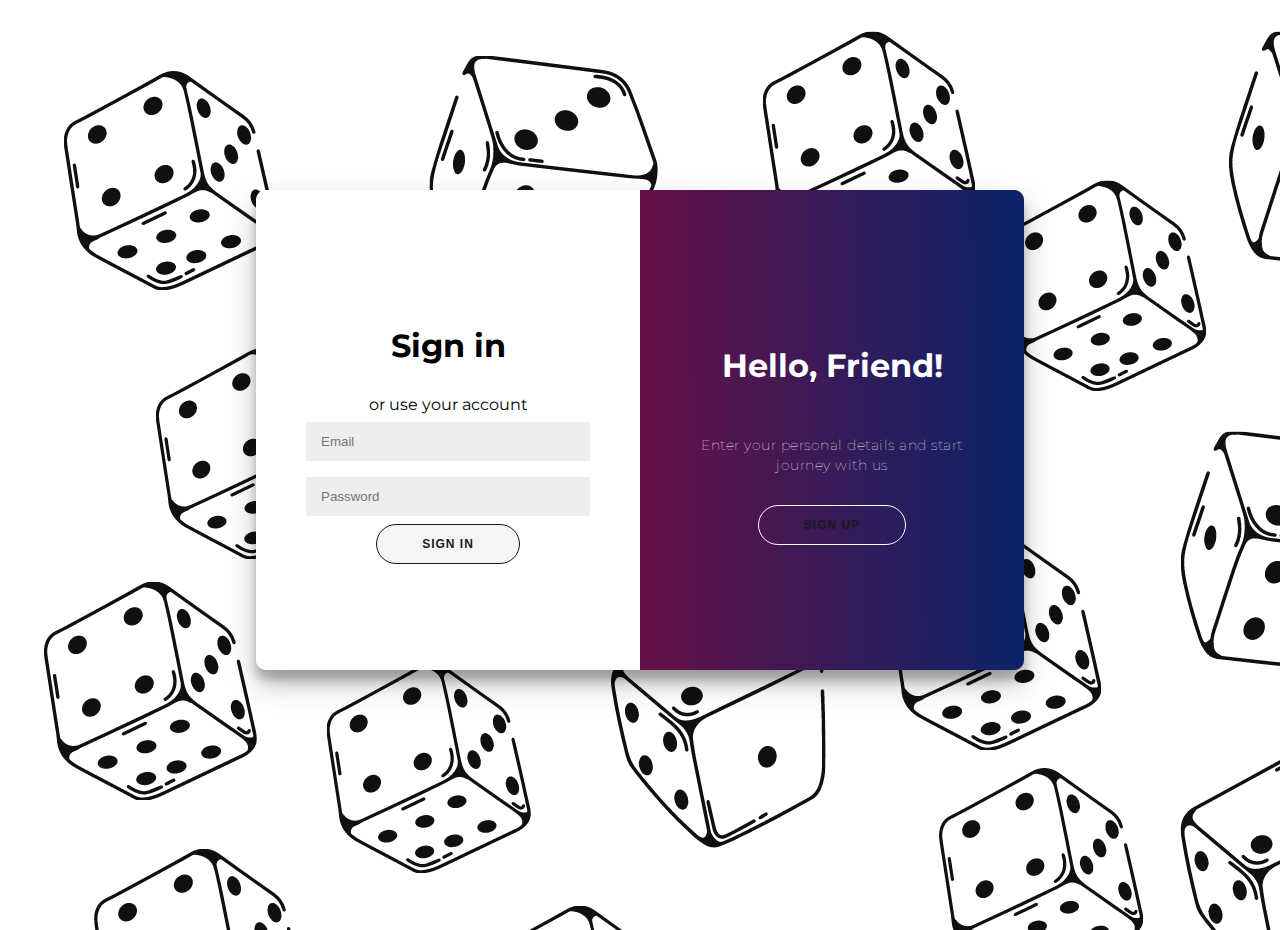
<file: login.html>
<!DOCTYPE html>
<html lang="en">
<head>
    <meta charset="UTF-8">
    <meta http-equiv="X-UA-Compatible" content="IE=edge">
    <meta name="viewport" content="width=device-width, initial-scale=1.0">
    <title>Document</title>
    <link rel="stylesheet" href="style.css">   
</head>
<body>
<div class="container" id="container">
	<div class="form-container sign-up-container">
		<form action="signup.inc.php" method="POST">
			<h1>Create Account</h1>
			<span>or use your email for registration</span>
			<input type="text" placeholder="Name" />
			<input type="email" placeholder="Email" />
			<input type="password" placeholder="Password" />
			<button type="submit" name ="submit">Sign Up</button>
		</form>
	</div>
	<div class="form-container sign-in-container">
		<form action="#">
			<h1>Sign in</h1>
			<span>or use your account</span>
			<input type="email" placeholder="Email" />
			<input type="password" placeholder="Password" />
			<button>Sign In</button>
		</form>
	</div>
	<div class="overlay-container">
		<div class="overlay">
			<div class="overlay-panel overlay-left">
				<h1>Welcome Back!</h1>
				<p>To keep connected with us please login with your personal info</p>
				<button class="ghost" id="signIn">Sign In</button>
			</div>
			<div class="overlay-panel overlay-right">
				<h1>Hello, Friend!</h1>
				<p>Enter your personal details and start journey with us</p>
				<button class="ghost" id="signUp">Sign Up</button>
			</div>
		</div>
	</div>
</div>
<script src="trans.js"></script>
</body>
</html>
</file>
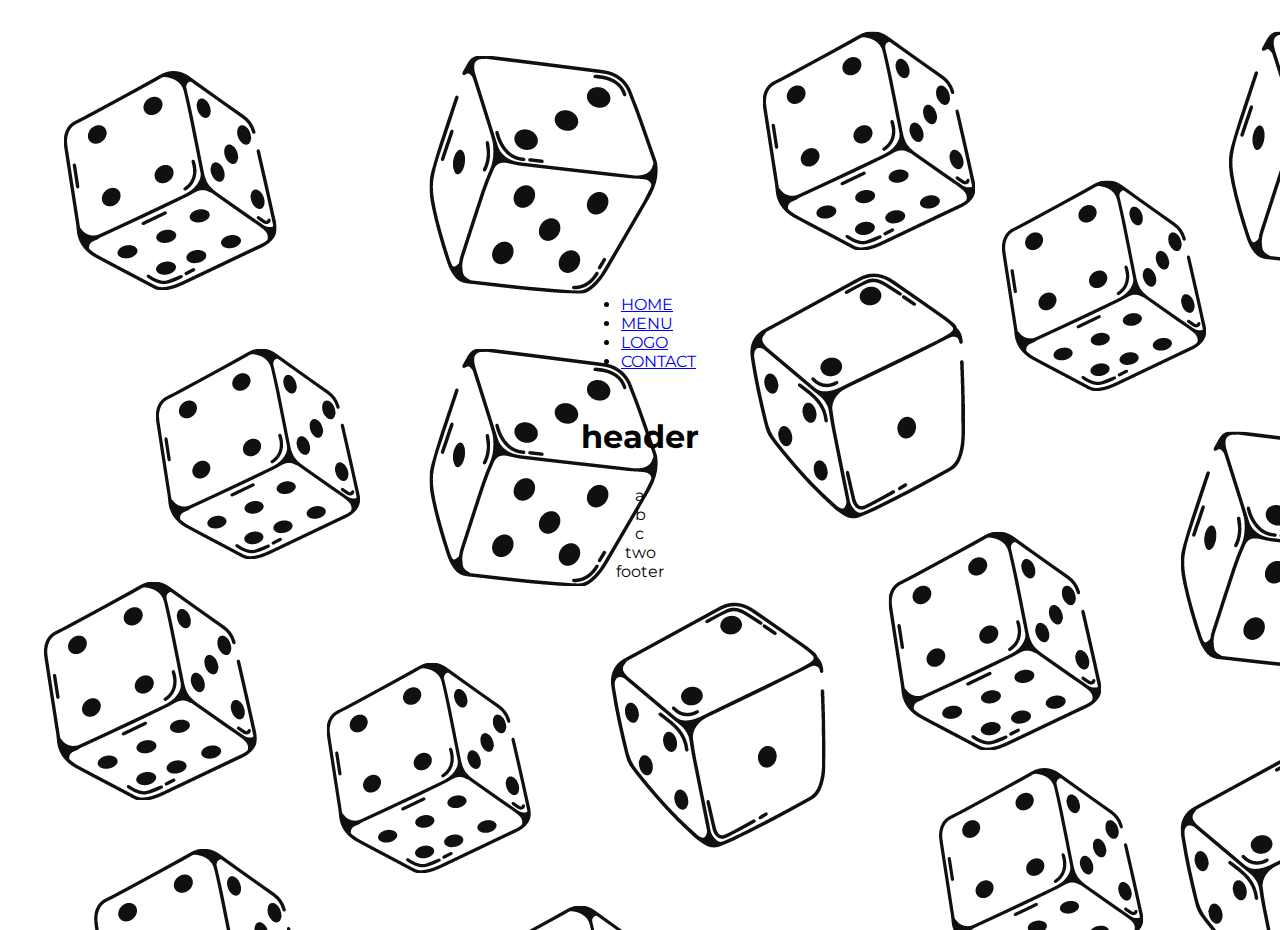
<file: profile.html>
<!DOCTYPE html>
<html lang="en">
<head>
    <meta charset="UTF-8">
    <meta http-equiv="X-UA-Compatible" content="IE=edge">
    <meta name="viewport" content="width=device-width, initial-scale=1.0">
    <title>Random Gen</title>
    <link rel="stylesheet" href="style.css">    
</head>
<body>
    <header>
        <ul>
            <li><a href="index.html">HOME</a></li>
            <li><a href="profile.html">MENU</a></li>
            <li><a href="index.html">LOGO</a></li>
            <li><a href="contact.html">CONTACT</a></li>
        </ul>
        <h1>header</h1>
    </header>
    <section>
        <div>a</div>
        <div>b</div>
        <div>c</div>
    </section>
    <section>two</section>
    <footer>footer</footer>
</body>
</html>
</file>
<file: style.css>
@import url('https://fonts.googleapis.com/css2?family=Montserrat:wght@500&display=swap');
*{
    box-sizing: border-box;
}
body {
    font-family: 'Montserrat', sans-serif;
    background-image: url("img/2.png");
    background-color: white;
    display: flex;
    flex-direction: column;
    justify-content: center;
    align-items: center;
    height: 100vh;
	margin: -20px 0 50px;
}
h1 {
    font-weight: bold;
    margin: 0;
    padding: 30px 0;
}
input {
	background-color: #eee;
	border: none;
	padding: 12px 15px;
	margin: 8px 0;
	width: 100%;
}
p {
	font-size: 14px;
	font-weight: 100;
	line-height: 20px;
	letter-spacing: 0.5px;
	margin: 20px 0 30px;
}
.container {
    background-color: white;
    border-radius: 10px;
    position: relative;
    overflow: hidden;
    width: 768px;
    max-width: 100%;
    min-height: 480px;
    box-shadow: 0 14px 28px rgba(0,0,0,0.25), 
			0 10px 10px rgba(0,0,0,0.22);
}
.form-container form {
    background-color: white;
    display: flex;
    flex-direction: column;
    padding: 0 50px;
    height: 100%;
    justify-content: center;
    align-items: center;
    text-align: center;
}
.form-container input {
    border: none;
    margin: 8px 0;
    width: 100%;
}
button {
    border-radius: 20px;
    border: 1px solid #191919;
    background: whitesmoke;
    color: #191919;
    font-size: 12px;
    font-weight: bold;
    padding: 12px 45px;
    letter-spacing: 1px;
    text-transform: uppercase;
    transition: transform 80ms ease-in;
}
button:active {
    transform: scale(0.95);
}
.ghost {
    background: transparent;
    border-color: white;
}
.form-container {
    position: absolute;
    top: 0;
    height: 100%;
    transition: all 0.6s ease-in-out;
}
.sign-in-container {
    left: 0;
    width: 50%;
    z-index: 2;
}
.sign-up-container {
    left: 0;
    width: 50%;
    z-index: 1;
    opacity: 0;
}
.overlay-container {
    position: absolute;
    top: 0;
    left: 50%;
    width: 50%;
    height: 100%;
    overflow: hidden;
    transition: transform 0.6s ease-in-out;
    z-index: 100;
}
.overlay {
    background: #b92727;
    background-image: linear-gradient( 89.4deg,  rgba(194,0,39,1) 0.8%, rgba(10,35,104,1) 99.4% );
    color: white;
    position: relative;
    left: -100%;
    height: 100%;
    width: 200%;
    transform: translateX(0);
    transition: transform 0.6s ease-in-out;
}
.overlay-panel {
    position: absolute;
    top: 0;
    display: flex;
    flex-direction: column;
    justify-content: center;
    align-items: center;
    padding: 0 40px;
    height: 100%;
    width: 50%;
    text-align: center;
    transform: translateX(0);
    transition: transform 0.6s ease-in-out;
}
.overlay-right {
    right: 0;
    transform: translateX(0);
}
.overlay-left {
    transform: translateX(-20%);
}
.container.right-panel-active .sign-in-container{
    transform: translateX(100%);
}
.container.right-panel-active .overlay-container{
    transform: translateX(-100%);
}
.container.right-panel-active .sign-up-container{
    transform: translateX(100%);
    opacity: 1;
    z-index: 5;
}
.container.right-panel-active .overlay{
    transform: translateX(50%);
}
.container.right-panel-active .overlay-left{
    transform: translateX(0);
}
.container.right-panel-active .overlay-right{
    transform: translateX(20%);
}
</file>
